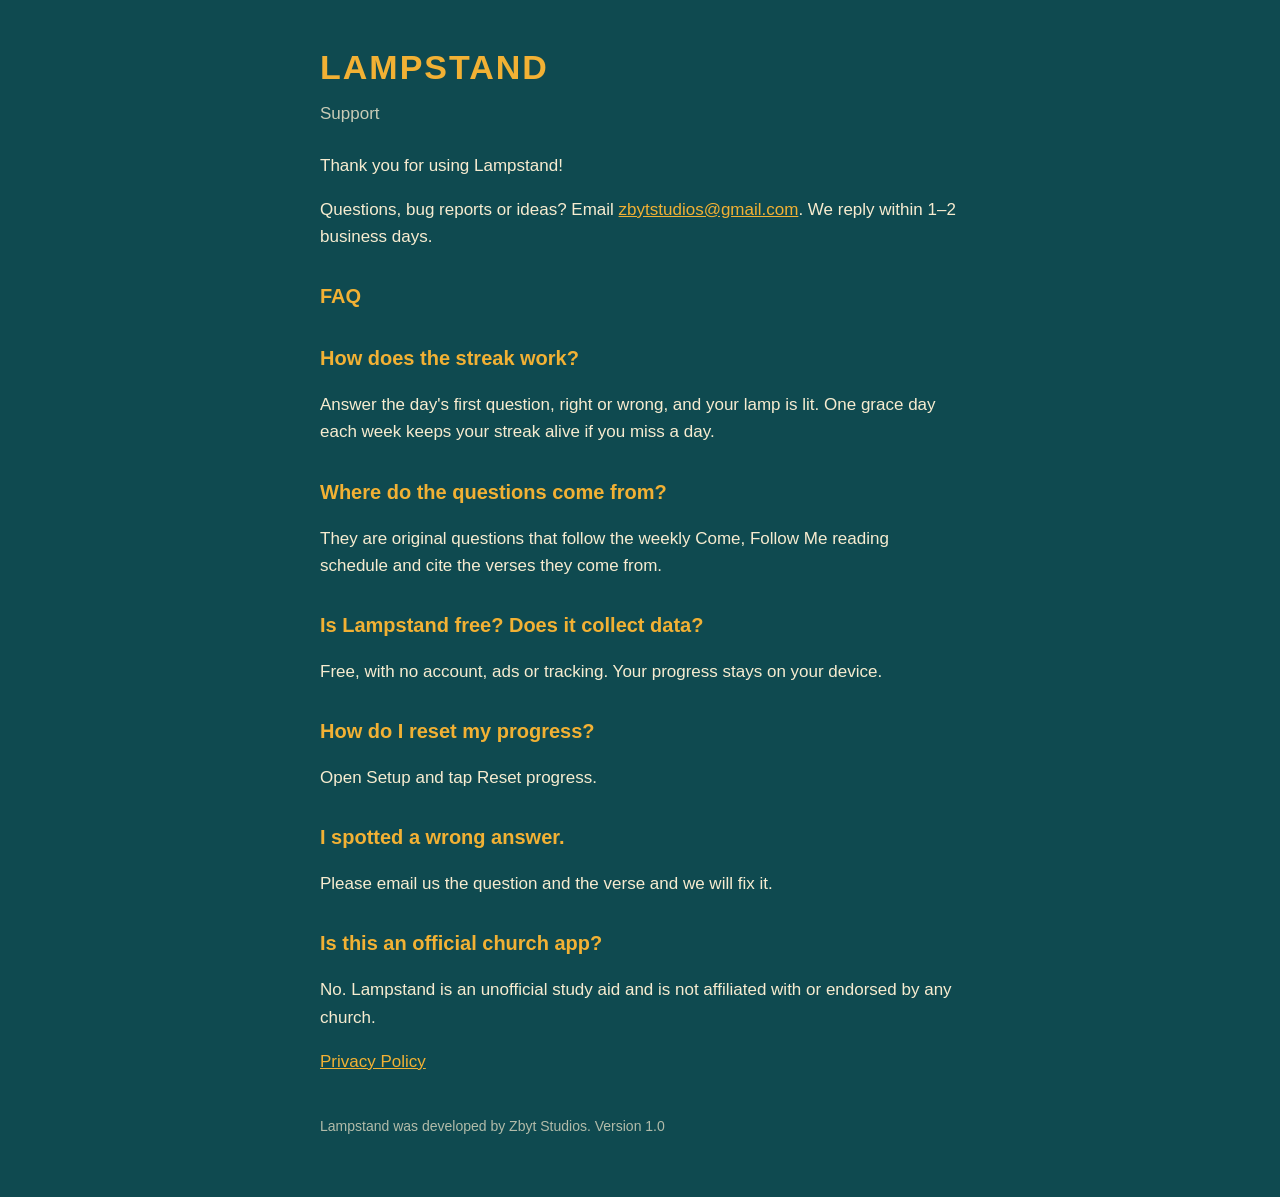
<file: index.html>
<!doctype html><html lang="en"><head><meta charset="utf-8"><meta name="viewport" content="width=device-width,initial-scale=1"><title>Lampstand Support</title><link rel="stylesheet" href="style.css"></head><body><main>
<h1>Lampstand</h1><div class="sub">Support</div>
<p>Thank you for using Lampstand!</p>
<p>Questions, bug reports or ideas? Email <a href="mailto:zbytstudios@gmail.com">zbytstudios@gmail.com</a>. We reply within 1–2 business days.</p>
<h2>FAQ</h2>
<h2>How does the streak work?</h2><p>Answer the day's first question, right or wrong, and your lamp is lit. One grace day each week keeps your streak alive if you miss a day.</p>
<h2>Where do the questions come from?</h2><p>They are original questions that follow the weekly Come, Follow Me reading schedule and cite the verses they come from.</p>
<h2>Is Lampstand free? Does it collect data?</h2><p>Free, with no account, ads or tracking. Your progress stays on your device.</p>
<h2>How do I reset my progress?</h2><p>Open Setup and tap Reset progress.</p>
<h2>I spotted a wrong answer.</h2><p>Please email us the question and the verse and we will fix it.</p>
<h2>Is this an official church app?</h2><p>No. Lampstand is an unofficial study aid and is not affiliated with or endorsed by any church.</p>
<p><a href="privacy.html">Privacy Policy</a></p>
<footer>Lampstand was developed by Zbyt Studios. Version 1.0</footer>
</main></body></html>
</file>
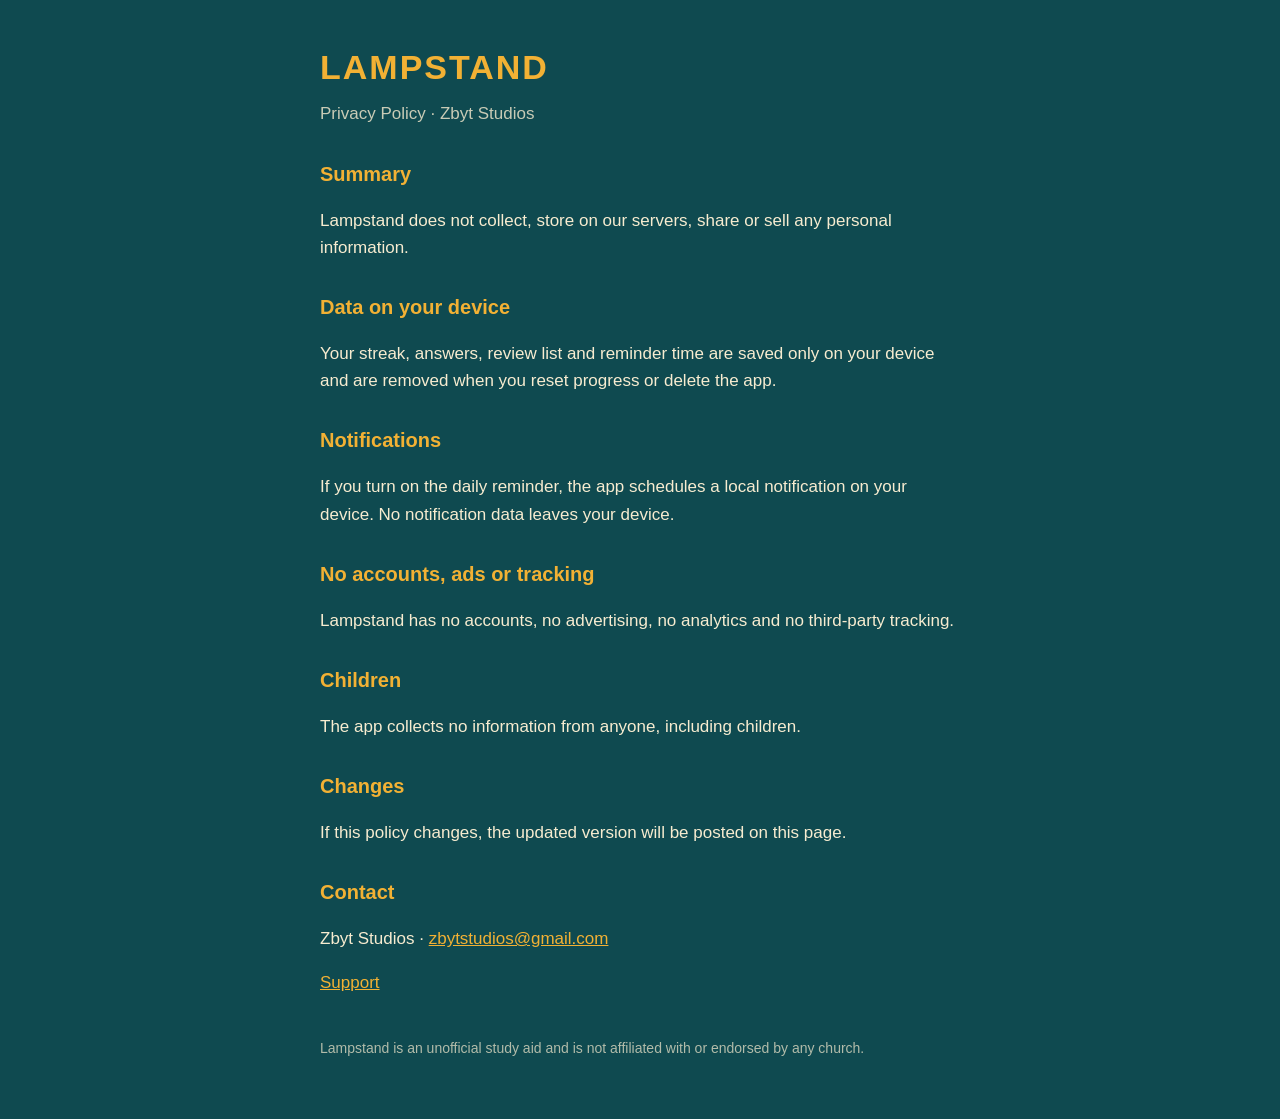
<file: privacy.html>
<!doctype html><html lang="en"><head><meta charset="utf-8"><meta name="viewport" content="width=device-width,initial-scale=1"><title>Lampstand Privacy Policy</title><link rel="stylesheet" href="style.css"></head><body><main>
<h1>Lampstand</h1><div class="sub">Privacy Policy · Zbyt Studios</div>
<h2>Summary</h2><p>Lampstand does not collect, store on our servers, share or sell any personal information.</p>
<h2>Data on your device</h2><p>Your streak, answers, review list and reminder time are saved only on your device and are removed when you reset progress or delete the app.</p>
<h2>Notifications</h2><p>If you turn on the daily reminder, the app schedules a local notification on your device. No notification data leaves your device.</p>
<h2>No accounts, ads or tracking</h2><p>Lampstand has no accounts, no advertising, no analytics and no third-party tracking.</p>
<h2>Children</h2><p>The app collects no information from anyone, including children.</p>
<h2>Changes</h2><p>If this policy changes, the updated version will be posted on this page.</p>
<h2>Contact</h2><p>Zbyt Studios · <a href="mailto:zbytstudios@gmail.com">zbytstudios@gmail.com</a></p>
<p><a href="index.html">Support</a></p>
<footer>Lampstand is an unofficial study aid and is not affiliated with or endorsed by any church.</footer>
</main></body></html>
</file>
<file: style.css>
body{margin:0;background:#0F4A50;color:#F7ECD0;font:17px/1.6 -apple-system,Helvetica,Arial,sans-serif}
main{max-width:640px;margin:0 auto;padding:40px 20px 60px}
h1{font-size:34px;letter-spacing:2px;text-transform:uppercase;margin:0 0 6px;color:#F2B134}
h2{font-size:20px;margin:30px 0 6px;color:#F2B134}
a{color:#F2B134}
.sub{opacity:.8;margin-bottom:24px}
footer{margin-top:40px;font-size:14px;opacity:.7}
</file>
